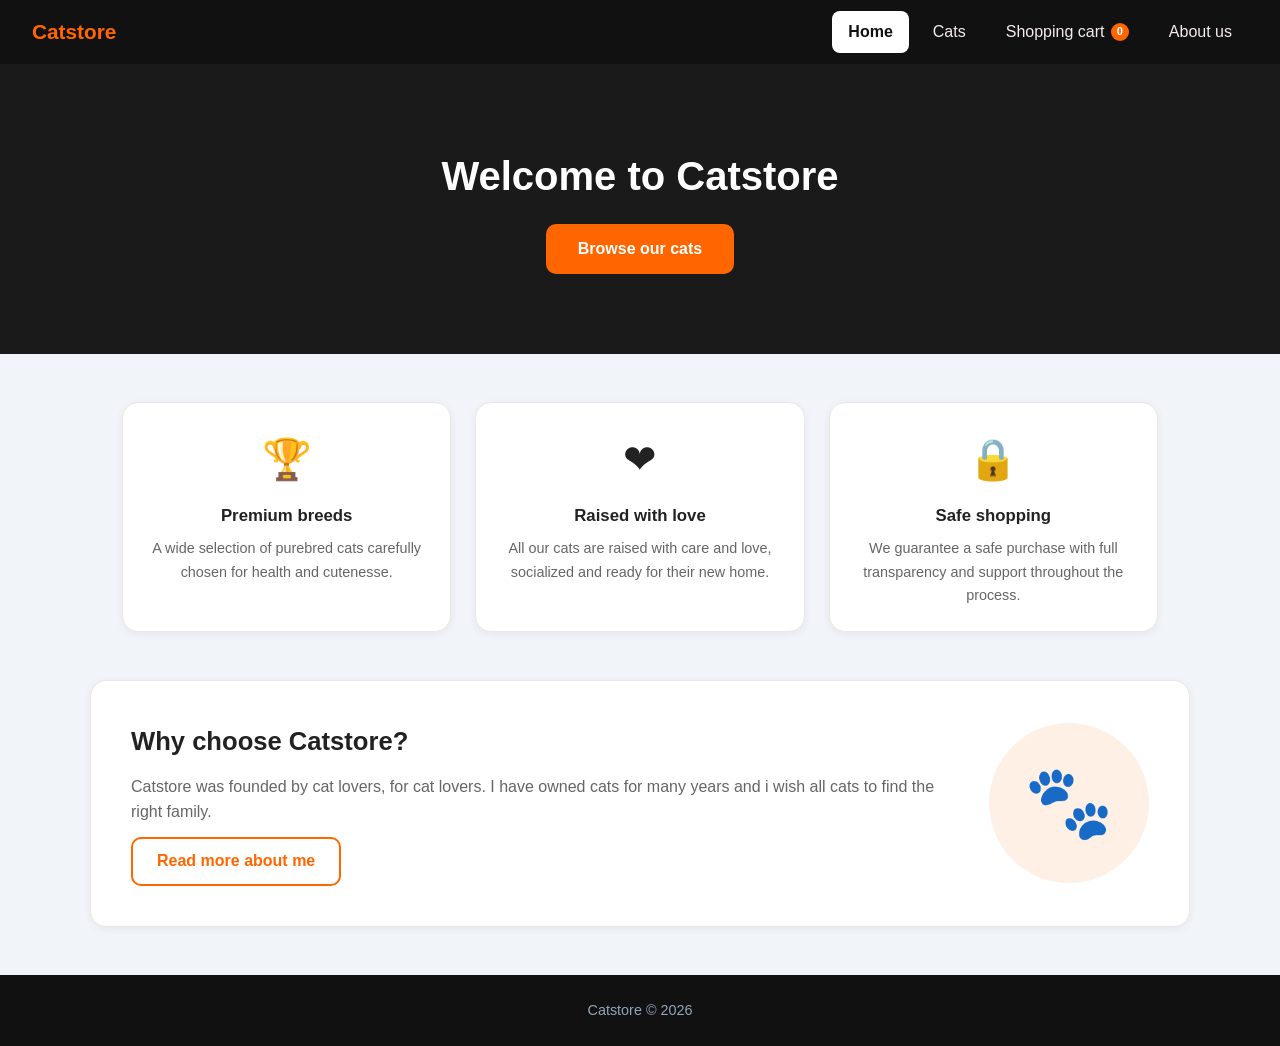
<file: index.html>
<!DOCTYPE html>
<html lang="en">
<head>
    <meta charset="UTF-8" />
    <meta name="viewport" content="width=device-width, initial-scale=1.0" />
    <title>Home - Catstore</title>
    <link rel="stylesheet" href="style.css"/>
</head>
<body>
    <header>
        <a href="index.html" class="logo">Catstore</a>
        <nav>
            <a href="index.html" class="active">Home</a>
            <a href="cats.html">Cats</a>
            <a href="cart.html">
                Shopping cart
                <span id="cart-badge" class="cart-badge">0</span>
            </a>
            <a href="about.html">About us</a>
        </nav>
        <button class="nav-toggle">&#9776;</button>
    </header>

    <main>
        <div class="hero">
            <div class="hero-content">
                <h1>Welcome to Catstore</h1>
                <a href="cats.html" class="btn-primary">Browse our cats</a>
            </div>
        </div>

        <div class="features">
            <div class="feature-card">
                <div class="feature-icon">&#x1F3C6;</div>
                <h3>Premium breeds</h3>
                <p>A wide selection of purebred cats carefully chosen for health and cutenesse.</p>
            </div>
            <div class="feature-card">
                <div class="feature-icon">&#10084;</div>
                <h3>Raised with love</h3>
                <p>All our cats are raised with care and love, socialized and ready for their new home.</p>
            </div>
            <div class="feature-card">
                <div class="feature-icon">&#x1F512;</div>
                <h3>Safe shopping</h3>
                <p>We guarantee a safe purchase with full transparency and support throughout the process.</p>
            </div>
        </div>

        <div class="about-teaser">
            <div class="about-teaser-text">
                <h2>Why choose Catstore?</h2>
                <p>Catstore was founded by cat lovers, for cat lovers. I have owned cats for many years and i wish all cats to find the right family.</p>
                <a href="about.html" class="btn-secondary">Read more about me</a>
            </div>
            <div class="img-placeholder">&#x1F43E;</div>
        </div>
    </main>

    <footer>
        <p>Catstore &copy; 2026</p>
    </footer>

    <script src="js/main.js"></script>
</body>
</html>
</file>
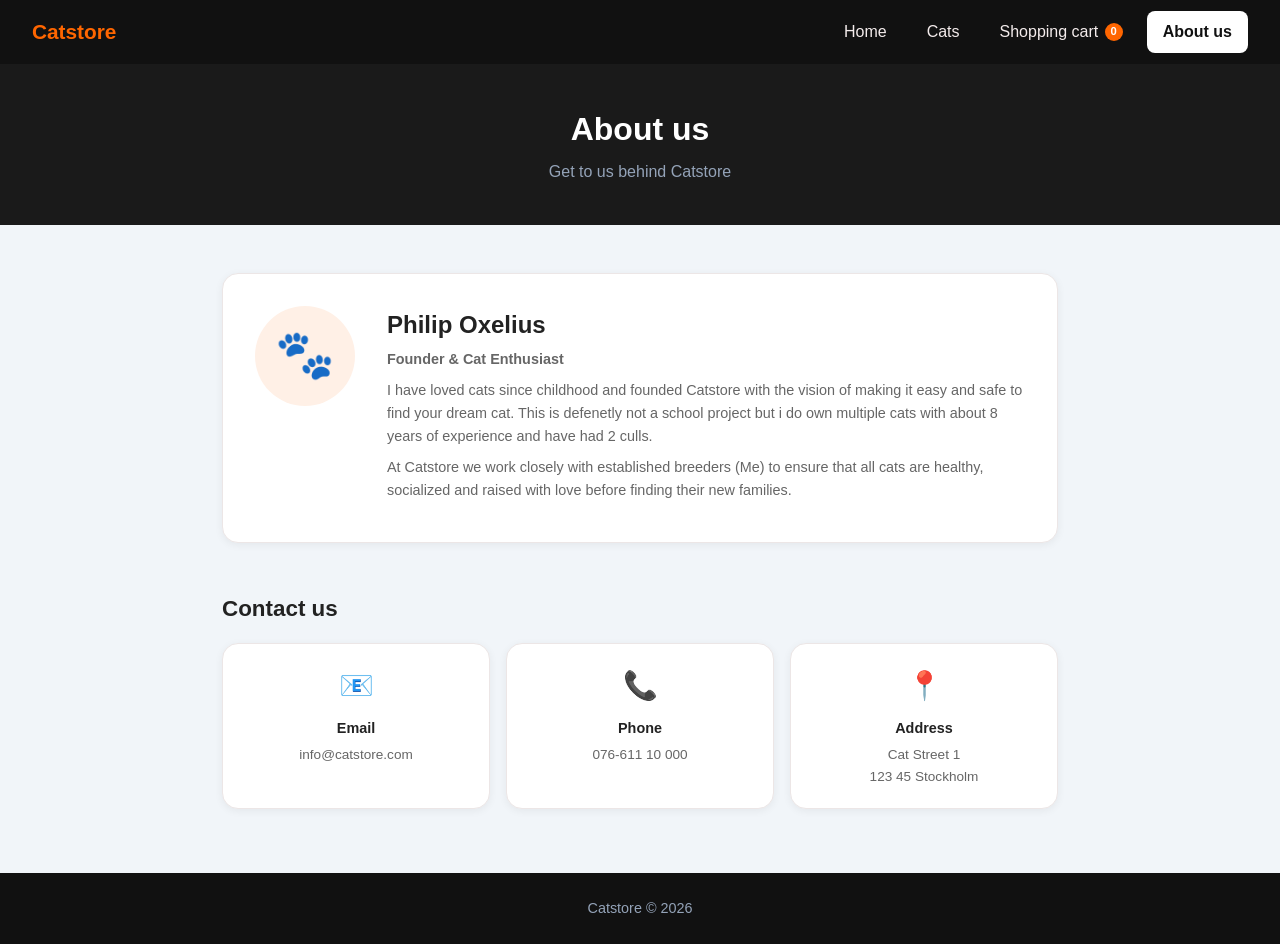
<file: about.html>
<!DOCTYPE html>
<html lang="en">
<head>
    <meta charset="UTF-8" />
    <meta name="viewport" content="width=device-width, initial-scale=1.0" />
    <title>About us - Catstore</title>
    <link rel="stylesheet" href="style.css"/>
</head>
<body>
    <header>
        <a href="index.html" class="logo">Catstore</a>
        <nav>
            <a href="index.html">Home</a>
            <a href="cats.html">Cats</a>
            <a href="cart.html">
                Shopping cart
                <span id="cart-badge" class="cart-badge">0</span>
            </a>
            <a href="about.html" class="active">About us</a>
        </nav>
        <button class="nav-toggle">&#9776;</button>
    </header>

    <main>
        <div class="page-header">
            <h1>About us</h1>
            <p>Get to us behind Catstore</p>
        </div>

        <div class="about-section">
            <div class="owner-card">
                <div class="owner-avatar">&#x1F43E;</div>
                <div class="owner-info">
                    <h2>Philip Oxelius</h2>
                    <p class="owner-title">Founder &amp; Cat Enthusiast</p>
                    <p>I have loved cats since childhood and founded Catstore with the vision of making it easy and safe to find your dream cat. This is defenetly not a school project but i do own multiple cats with about 8 years of experience and have had 2 culls.</p>
                    <p>At Catstore we work closely with established breeders (Me) to ensure that all cats are healthy, socialized and raised with love before finding their new families.</p>
                </div>
            </div>
        </div>

        <div class="contact-section">
            <h2>Contact us</h2>
            <div class="contact-grid">
                <div class="contact-card">
                    <div class="contact-icon">&#x1F4E7;</div>
                    <h3>Email</h3>
                    <p><a href="mailto:info@catstore.com">info@catstore.com</a></p>
                </div>
                <div class="contact-card">
                    <div class="contact-icon">&#x1F4DE;</div>
                    <h3>Phone</h3>
                    <p><a href="tel:+46701234567">076-611 10 000</a></p>
                </div>
                <div class="contact-card">
                    <div class="contact-icon">&#x1F4CD;</div>
                    <h3>Address</h3>
                    <p>Cat Street 1<br />123 45 Stockholm</p>
                </div>
            </div>
        </div>
    </main>

    <footer>
        <p>Catstore &copy; 2026</p>
    </footer>

    <script src="js/main.js"></script>
</body>
</html>
</file>
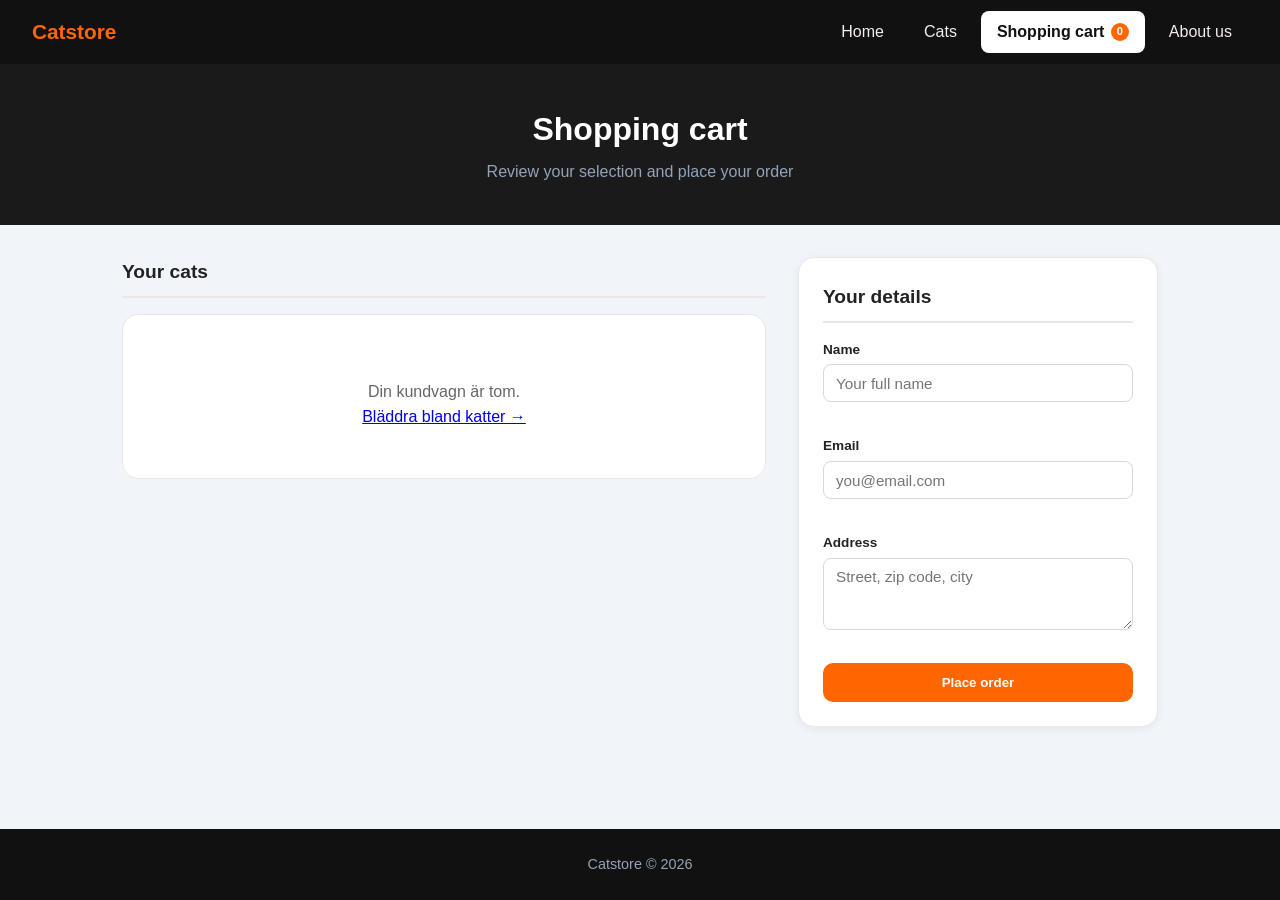
<file: cart.html>
<!DOCTYPE html>
<html lang="en">
<head>
    <meta charset="UTF-8" />
    <meta name="viewport" content="width=device-width, initial-scale=1.0" />
    <title>Shopping cart - Catstore</title>
    <link rel="stylesheet" href="style.css"/>
</head>
<body>
    <header>
        <a href="index.html" class="logo">Catstore</a>
        <nav>
            <a href="index.html">Home</a>
            <a href="cats.html">Cats</a>
            <a href="cart.html" class="active">
                Shopping cart
                <span id="cart-badge" class="cart-badge">0</span>
            </a>
            <a href="about.html">About us</a>
        </nav>
        <button class="nav-toggle">&#9776;</button>
    </header>

    <main>
        <div class="page-header">
            <h1>Shopping cart</h1>
            <p>Review your selection and place your order</p>
        </div>

        <div class="cart-layout">
            <div class="cart-items-section">
                <h2>Your cats</h2>
                <div id="cart-items-container"></div>
            </div>

            <div class="order-form-section">
                <h2>Your details</h2>
                <form id="order-form" novalidate>
                    <div class="form-group">
                        <label for="customer-name">Name</label>
                        <input type="text" id="customer-name" placeholder="Your full name" />
                        <span class="field-error" id="name-error"></span>
                    </div>
                    <div class="form-group">
                        <label for="customer-email">Email</label>
                        <input type="email" id="customer-email" placeholder="you@email.com" />
                        <span class="field-error" id="email-error"></span>
                    </div>
                    <div class="form-group">
                        <label for="customer-address">Address</label>
                        <textarea id="customer-address" rows="3" placeholder="Street, zip code, city"></textarea>
                        <span class="field-error" id="address-error"></span>
                    </div>
                    <button type="submit" class="btn-primary" style="width:100%; text-align:center; border:none; cursor:pointer;">
                        Place order
                    </button>
                </form>
            </div>
        </div>
    </main>

    <footer>
        <p>Catstore &copy; 2026</p>
    </footer>

    <script src="js/main.js"></script>
    <script src="js/cart.js"></script>
</body>
</html>
</file>
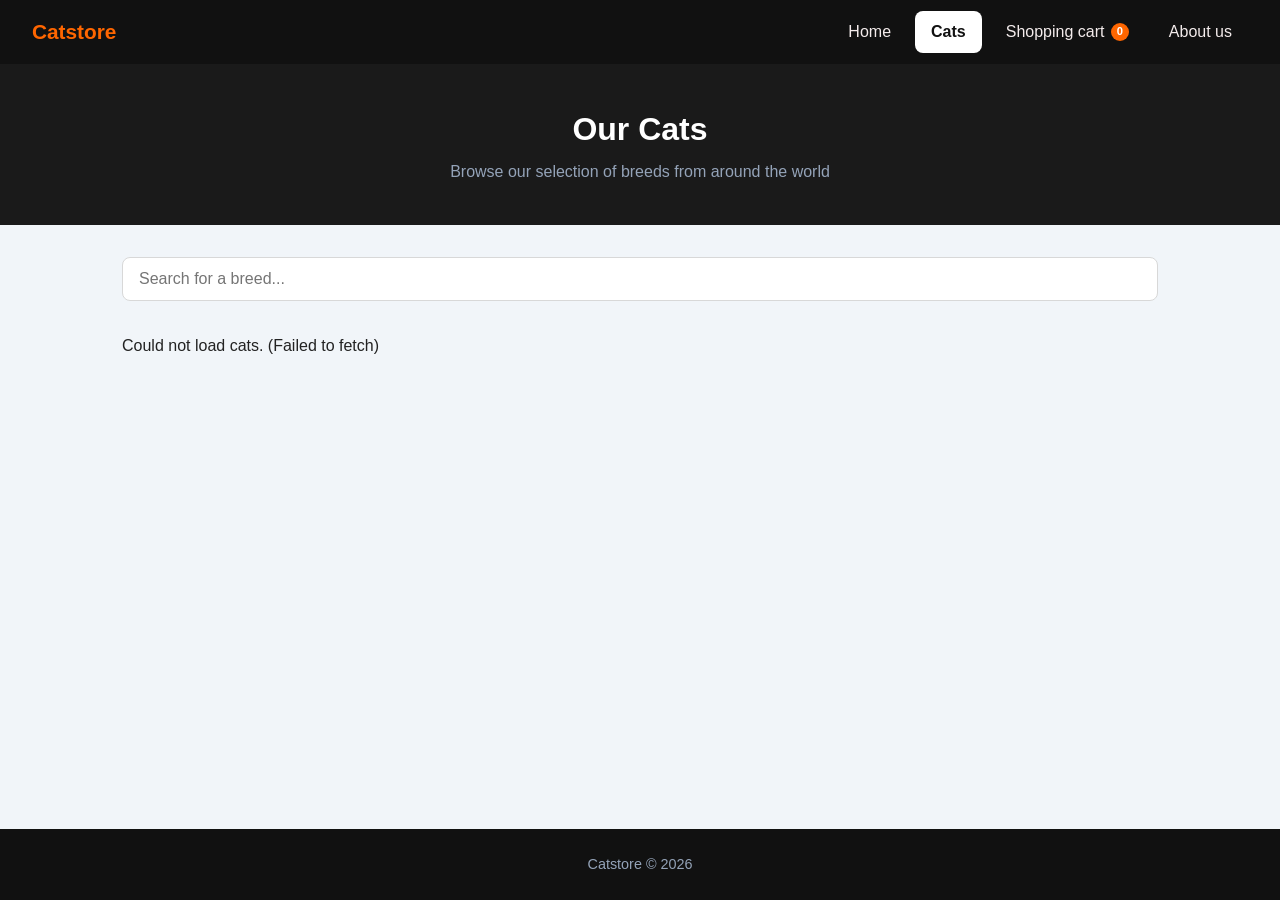
<file: cats.html>
<!DOCTYPE html>
<html lang="en">
<head>
    <meta charset="UTF-8" />
    <meta name="viewport" content="width=device-width, initial-scale=1.0" />
    <title>Cats - Catstore</title>
    <link rel="stylesheet" href="style.css"/>
</head>
<body>
    <header>
        <a href="index.html" class="logo">Catstore</a>
        <nav>
            <a href="index.html">Home</a>
            <a href="cats.html" class="active">Cats</a>
            <a href="cart.html">
                Shopping cart
                <span id="cart-badge" class="cart-badge">0</span>
            </a>
            <a href="about.html">About us</a>
        </nav>
        <button class="nav-toggle">&#9776;</button>
    </header>

    <main>
        <div class="page-header">
            <h1>Our Cats</h1>
            <p>Browse our selection of breeds from around the world</p>
        </div>
        <div class="cats-controls">
            <input type="text" id="search-input" placeholder="Search for a breed..." />
        </div>
        <div id="cat-list" class="cat-grid"></div>
        <div id="pagination" class="pagination"></div>
    </main>

    <footer>
        <p>Catstore &copy; 2026</p>
    </footer>

    <script src="js/main.js"></script>
    <script src="js/cats.js"></script>
</body>
</html>
</file>
<file: style.css>
/* RESET */
* {
  box-sizing: border-box;
  margin: 0;
  padding: 0;
}

/* GLOBAL */
:root {
  --primary: #ff6600;
}

body {
  font-family: Arial, sans-serif;
  background: #f1f5f9;
  color: #222;
  line-height: 1.6;
  min-height: 100vh;
  display: flex;
  flex-direction: column;
}

main {
  flex: 1;
}

/* NAVBAR */
header {
  background: #111;
  color: white;
  height: 64px;
  display: flex;
  align-items: center;
  justify-content: space-between;
  padding: 0 2rem;
}

.logo {
  font-size: 1.3rem;
  font-weight: 700;
  color: #ff6600;
  text-decoration: none;
}

nav {
  display: flex;
  gap: 0.5rem;
}

nav a {
  color: #f4ecec;
  text-decoration: none;
  padding: 0.5rem 1rem;
  border-radius: 8px;
  display: flex;
  align-items: center;
  gap: 0.4rem;
  transition: background 0.2s ease;
}

nav a:hover {
  background: rgba(255, 255, 255, 0.1);
}

nav a.active {
  background: white;
  color: #111;
  font-weight: bold;
}

.cart-badge {
  background: #ff6600;
  color: white;
  border-radius: 999px;
  font-size: 0.7rem;
  font-weight: 700;
  min-width: 18px;
  height: 18px;
  display: inline-flex;
  align-items: center;
  justify-content: center;
  padding: 0 4px;
}

.nav-toggle {
  display: none;
  background: none;
  border: none;
  font-size: 1.5rem;
  cursor: pointer;
  color: white;
}

/* HERO */
.hero {
  background: #1a1a1a;
  color: white;
  padding: 5rem 2rem;
  text-align: center;
}

.hero h1 {
  font-size: 2.5rem;
  font-weight: 800;
  margin-bottom: 1rem;
}

.hero p {
  color: #94a3b8;
  font-size: 1.1rem;
  margin-bottom: 2rem;
}

/* BUTTONS */
.btn-primary {
  display: inline-block;
  background: #ff6600;
  color: white;
  font-weight: 700;
  padding: 0.75rem 2rem;
  border-radius: 10px;
  text-decoration: none;
}

.btn-secondary {
  display: inline-block;
  color: var(--primary);
  font-weight: 600;
  padding: 0.6rem 1.5rem;
  border-radius: 10px;
  border: 2px solid var(--primary);
  text-decoration: none;
}

.btn-secondary:hover {
  background: #ff6600;
  color: white;
}

/* FEATURES */
.features {
  display: grid;
  grid-template-columns: repeat(auto-fit, minmax(240px, 1fr));
  gap: 1.5rem;
  padding: 3rem 2rem;
  max-width: 1100px;
  margin: 0 auto;
}

.feature-card {
  background: white;
  border: 1px solid #ece6e6;
  border-radius: 16px;
  padding: 1.5rem;
  text-align: center;
  box-shadow: 0 2px 8px rgba(0, 0, 0, 0.06);
}

.feature-icon {
  font-size: 2.5rem;
  margin-bottom: 12px;
}

.feature-card h3 {
  font-size: 1.05rem;
  margin-bottom: 0.5rem;
}

.feature-card p {
  font-size: 0.9rem;
  color: #666;
}

/* ABOUT TEASER */
.about-teaser {
  display: flex;
  align-items: center;
  gap: 3rem;
  padding: 2.5rem;
  max-width: 1100px;
  margin: 0 auto 3rem;
  background: white;
  border: 1px solid #ece6e6;
  border-radius: 16px;
  box-shadow: 0 2px 8px rgba(0, 0, 0, 0.06);
}

.about-teaser-text { flex: 1; }

.about-teaser-text h2 {
  font-size: 1.6rem;
  margin-bottom: 0.75rem;
}

.about-teaser-text p {
  color: #666;
  margin-bottom: 0.75rem;
}

.img-placeholder {
  width: 160px;
  height: 160px;
  background: #fff0e6;
  border-radius: 50%;
  display: flex;
  align-items: center;
  justify-content: center;
  font-size: 4.5rem;
  flex-shrink: 0;
}

/* PAGE HEADER */
.page-header {
  background: #1a1a1a;
  color: white;
  padding: 2.5rem 2rem;
  text-align: center;
}

.page-header h1 {
  font-size: 2rem;
  font-weight: 800;
  margin-bottom: 0.25rem;
}

.page-header p { color: #94a3b8; }

/* CATS */
.cats-controls {
  max-width: 1100px;
  margin: 2rem auto 0;
  padding: 0 2rem;
}

#search-input {
  width: 100%;
  padding: 0.75rem 1rem;
  border: 1px solid #d8d8d8;
  border-radius: 8px;
  font-size: 1rem;
  outline: none;
  transition: border-color 0.2s ease;
}

#search-input:focus { border-color: #ff6600; }

.cat-grid {
  display: grid;
  grid-template-columns: repeat(auto-fill, minmax(250px, 1fr));
  gap: 1.5rem;
  padding: 2rem;
  max-width: 1100px;
  margin: 0 auto;
}

.cat-card {
  background: white;
  border: 1px solid #ece6e6;
  border-radius: 16px;
  overflow: hidden;
  display: flex;
  flex-direction: column;
  box-shadow: 0 2px 8px rgba(0, 0, 0, 0.06);
  transition: transform 0.2s ease, box-shadow 0.2s ease;
}

.cat-card:hover {
  transform: translateY(-4px);
  box-shadow: 0 8px 24px rgba(0,0,0,0.1);
}

.cat-card img {
  width: 100%;
  height: 180px;
  object-fit: cover;
}

.cat-card-body {
  padding: 1rem;
  flex: 1;
  display: flex;
  flex-direction: column;
  gap: 0.3rem;
}

.cat-card-name { font-size: 1.1rem; font-weight: 700; }
.cat-title { font-size: 0.9rem; color: #666; }
.cat-card-origin { font-size: 0.9rem; color: #666; }

.cat-card-desc {
  font-size: 0.85rem;
  color: #888;
  flex: 1;
  display: -webkit-box;
  line-clamp: 2;
  -webkit-box-orient: vertical;
  overflow: hidden;
}

.cat-card-footer {
  padding: 0.75rem 1rem 1rem;
  border-top: 1px solid #ece6e6;
}

.btn-add-cart {
  width: 100%;
  background: #ff6600;
  color: white;
  border: none;
  padding: 0.6rem 1rem;
  border-radius: 8px;
  font-size: 0.95rem;
  font-weight: 600;
  cursor: pointer;
}

.btn-add-cart:hover { opacity: 0.9; }
.btn-add-cart.in-cart { background: #16a34a; }

.no-results {
  text-align: center;
  padding: 3rem;
  color: #666;
  grid-column: 1 / -1;
}

/* pagination*/
.pagination {
  display: flex;
  justify-content: center;
  gap: 0.5rem;
  padding: 1rem 2rem 3rem;
  flex-wrap: wrap;
}

.pagination button {
  background: white;
  border: 1px solid #ece6e6;
  color: #222;
  padding: 0.5rem 1rem;
  border-radius: 8px;
  cursor: pointer;
  font-size: 0.95rem;
  min-width: 40px;
}

.pagination button:hover:not(:disabled) { border-color: #ff6600; color: #ff6600; }
.pagination button.active { background: var(--primary); border-color: var(--primary); color: white; font-weight: 700; }
.pagination button:disabled { opacity: 0.4; cursor: not-allowed; }

/* ABOUT */
.about-section {
  max-width: 900px;
  margin: 3rem auto;
  padding: 0 2rem;
}

.owner-card {
  display: flex;
  gap: 2rem;
  align-items: flex-start;
  background: white;
  border: 1px solid #ece6e6;
  border-radius: 16px;
  padding: 2rem;
  box-shadow: 0 2px 8px rgba(0,0,0,0.06);
}

.owner-avatar {
  flex: 0 0 100px;
  height: 100px;
  background: #fff0e6;
  border-radius: 50%;
  display: flex;
  align-items: center;
  justify-content: center;
  font-size: 3rem;
}

.owner-info h2 { font-size: 1.5rem; margin-bottom: 0.25rem; }
.owner-title { color: #ff6600; font-weight: 600; font-size: 0.9rem; margin-bottom: 0.75rem; }
.owner-info p { color: #666; font-size: 0.9rem; margin-bottom: 0.5rem; }

.contact-section {
  max-width: 900px;
  margin: 2rem auto 4rem;
  padding: 0 2rem;
}

.contact-section h2 { font-size: 1.4rem; margin-bottom: 1rem; }

.contact-grid {
  display: grid;
  grid-template-columns: repeat(auto-fit, minmax(180px, 1fr));
  gap: 1rem;
}

.contact-card {
  background: white;
  border: 1px solid #ece6e6;
  border-radius: 16px;
  padding: 1.25rem;
  text-align: center;
  box-shadow: 0 2px 8px rgba(0, 0, 0, 0.06);
}

.contact-icon { font-size: 1.75rem; margin-bottom: 8px; }
.contact-card h3 { font-size: 0.9rem; font-weight: 700; margin-bottom: 0.25rem; }
.contact-card p, .contact-card a { font-size: 0.85rem; color: #666; text-decoration: none; }

/* CART */
.cart-layout {
  display: grid;
  grid-template-columns: 1fr 360px;
  gap: 2rem;
  max-width: 1100px;
  margin: 2rem auto 4rem;
  padding: 0 2rem;
  align-items: start;
}

.cart-items-section h2,
.order-form-section h2 {
  font-size: 1.2rem;
  margin-bottom: 1rem;
  padding-bottom: 0.5rem;
  border-bottom: 2px solid #ece6e6;
}

.cart-empty {
  text-align: center;
  padding: 3rem;
  color: #666;
  background: white;
  border: 1px solid #ece6e6;
  border-radius: 16px;
}

.cart-empty .empty-icon { font-size: 3rem; margin-bottom: 1rem; }

/* cart item shi finally works lol*/
.cart-item {
  display: flex;
  gap: 1rem;
  align-items: center;
  background: white;
  border: 1px solid #ddd;
  border-radius: 16px;
  padding: 1rem;
  margin-bottom: 0.75rem;
  box-shadow: 0 2px 8px rgba(0, 0, 0, 0.06);
}

.cart-item img {
  width: 70px;
  height: 70px;
  object-fit: cover;
  border-radius: 10px;
  flex-shrink: 0;
}

.cart-item-info { flex: 1; }
.cart-item-name { font-weight: 700; }
.cart-item-origin { font-size: 0.85rem; color: #666; }

.btn-remove {
  background: none;
  border: 1px solid #ddd;
  color: #dc2626;
  padding: 0.3rem 0.6rem;
  border-radius: 8px;
  cursor: pointer;
  font-size: 0.85rem;
  flex-shrink: 0;
}

.btn-remove:hover { background: #fef2f2; border-color: #dc2626; }

.order-form-section {
  background: white;
  border: 1px solid #ece6e6;
  border-radius: 16px;
  padding: 1.5rem;
  box-shadow: 0 2px 8px rgba(0, 0, 0, 0.06);
  position: sticky;
  top: calc(64px + 1rem);
}

.form-group {
  margin-bottom: 1rem;
  display: flex;
  flex-direction: column;
  gap: 4px;
}

.form-group label { font-weight: 600; font-size: 0.85rem; }

.form-group input,
.form-group textarea {
  padding: 0.6rem 0.75rem;
  border: 1px solid #d8d8d8;
  border-radius: 8px;
  font-size: 0.95rem;
  font-family: inherit;
  outline: none;
  resize: vertical;
}

.form-group input:focus,
.form-group textarea:focus {
  border-color: #999;
  box-shadow: 0 0 0 4px rgba(0,0,0,0.05);
}

div.form-group input.invalid,
.form-group textarea.invalid { border-color: #dc2626; }
.field-error { font-size: 0.8rem; color: #dc2626; min-height: 1em; }

/* FOOTER */
footer {
  background: #111;
  color: #94a3b8;
  text-align: center;
  padding: 1.5rem;
  font-size: 0.9rem;
}

/* RESPONSIVE */
@media (max-width: 768px) {
  .nav-toggle { display: block; }

  nav {
    display: none;
    position: absolute;
    top: 64px;
    left: 0;
    right: 0;
    background: #111;
    flex-direction: column;
    padding: 0.5rem;
    z-index: 99;
  }

  nav.open { display: flex; }
  nav a { padding: 0.75rem 1rem; }

  .about-teaser {
    flex-direction: column;
    text-align: center;
    margin: 0 1rem 2rem;
  }

  /* temp fix for mobile cart */
  .cart-layout { grid-template-columns: 1fr; padding: 0 1rem; }
  .order-form-section { position: static; }
  .owner-card { flex-direction: column; align-items: center; text-align: center; }
}

@media (max-width: 400px) {
  header { padding: 0 1rem; }
  .cat-grid { grid-template-columns: 1fr; padding: 1rem; }
}
</file>
